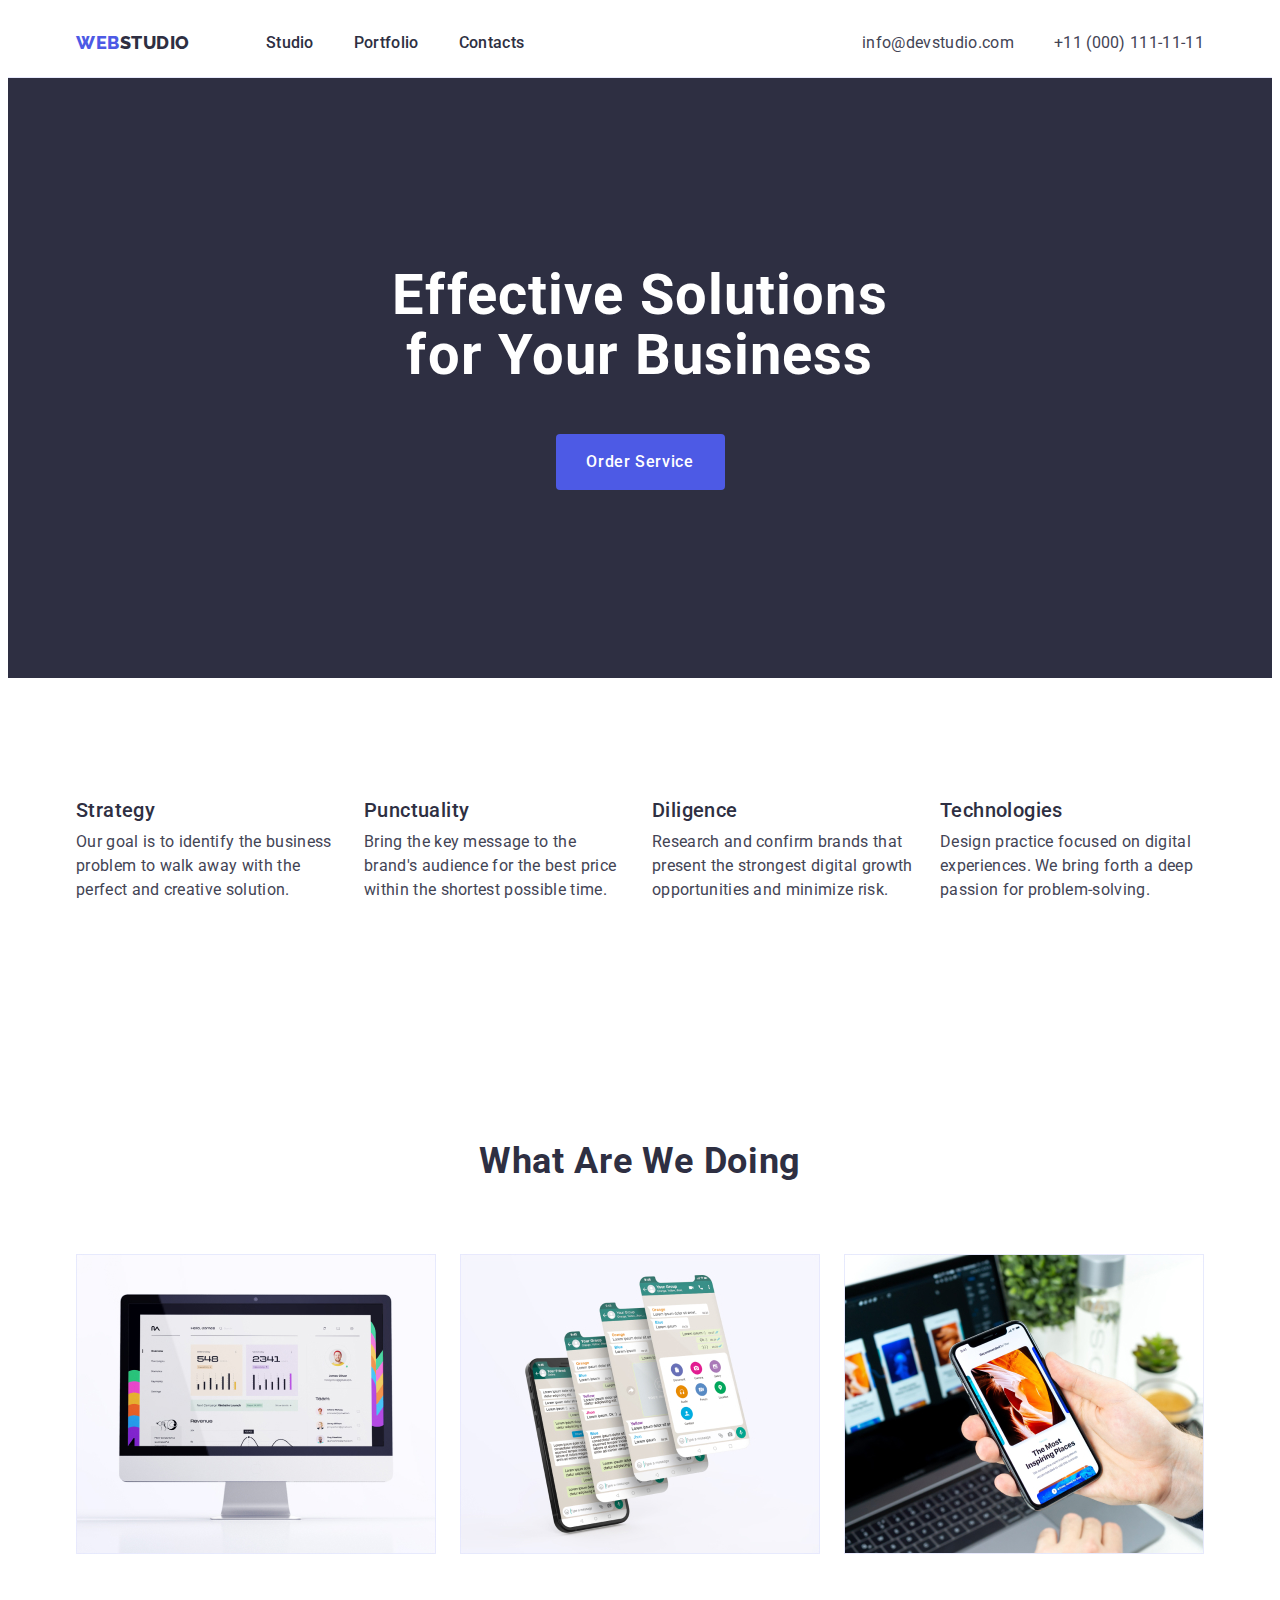
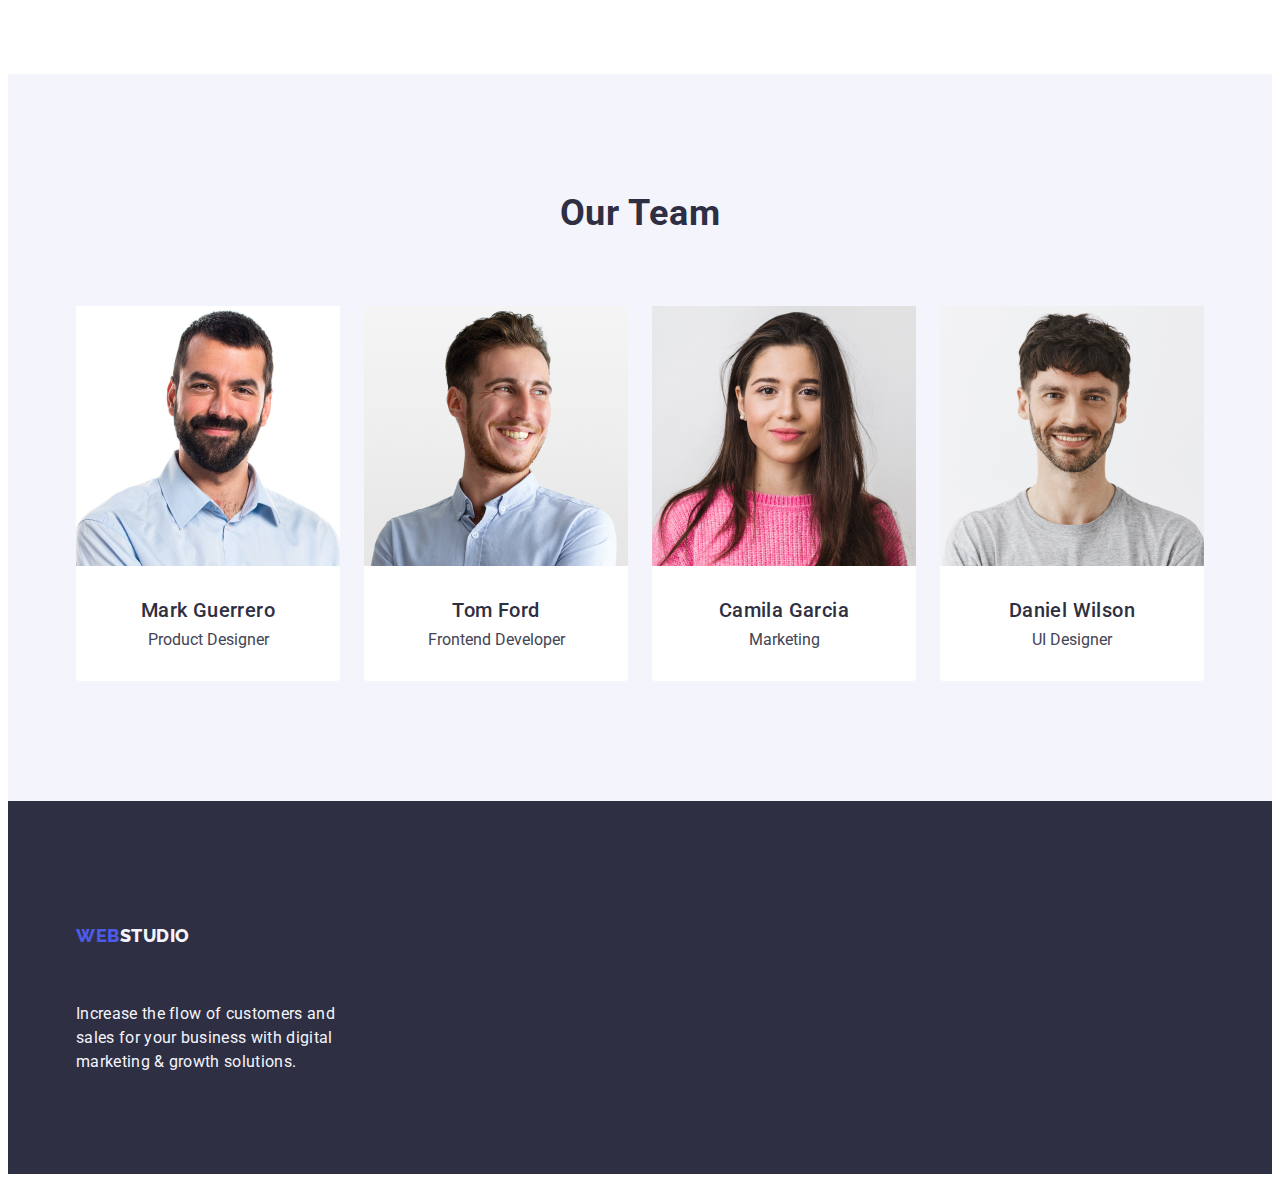
<file: index.html>
<!DOCTYPE html>
<html lang="en">
    <head>
        <meta charset="UTF-8" />
        <meta http-equiv="X-UA-Compatible" content="IE=edge" />
        <meta name="viewport" content="width=device-width, initial-scale=1.0" />
        <link
            rel="stylesheet"
            href="https://cdnjs.cloudflare.com/ajax/libs/modern-normalize/2.0.0/modern-normalize.min.css"
            integrity="sha512-4xo8blKMVCiXpTaLzQSLSw3KFOVPWhm/TRtuPVc4WG6kUgjH6J03IBuG7JZPkcWMxJ5huwaBpOpnwYElP/m6wg=="
            crossorigin="anonymous"
            referrerpolicy="no-referrer"
        />
        <link rel="preconnect" href="https://fonts.googleapis.com" />
        <link rel="preconnect" href="https://fonts.gstatic.com" crossorigin />
        <link
            href="https://fonts.googleapis.com/css2?family=Raleway:wght@800&family=Roboto:wght@400;500;700;900&display=swap"
            rel="stylesheet"
        />
        <link rel="stylesheet" href="./css/style.css" />
        <title>Main page</title>
    </head>
    <body>
        <header class="header">
            <div class="header-container container">
                <nav class="nav">
                    <!-- Logo -->
                    <a href="./index.html" class="logo-link link"
                        >Web<span class="logo-studio">Studio</span></a
                    >

                    <!-- Menu navigation -->
                    <ul class="menu list">
                        <li class="menu-element">
                            <a class="list-link link" href="./index.html"
                                >Studio</a
                            >
                        </li>
                        <li class="menu-element">
                            <a class="list-link link" href="./portfolio.html"
                                >Portfolio</a
                            >
                        </li>
                        <li class="menu-element">
                            <a class="list-link link" href="">Contacts</a>
                        </li>
                    </ul>
                </nav>

                <!-- Contact links -->
                <address class="address">
                    <ul class="address-list list">
                        <li class="menu-element">
                            <a
                                class="address-link link"
                                href="mailto:info@devstudio.com"
                                >info@devstudio.com</a
                            >
                        </li>
                        <li class="menu-element">
                            <a
                                class="address-link link"
                                href="tel:+110001111111"
                                >+11 (000) 111-11-11</a
                            >
                        </li>
                    </ul>
                </address>
            </div>
        </header>

        <main>
            <!-- Banner -->
            <section class="first-section">
                <div class="container">
                    <h1 class="first-section-title">
                        Effective Solutions for Your Business
                    </h1>
                    <button class="first-section-button" type="button">
                        Order Service
                    </button>
                </div>
            </section>

            <!-- Work description -->
            <section class="second-section">
                <div class="container">
                    <h2 class="visually-hidden">Description</h2>
                    <ul class="second-section-list list">
                        <li class="second-section-list-element">
                            <h3 class="third-title">Strategy</h3>
                            <p class="paragraph">
                                Our goal is to identify the business problem to
                                walk away with the perfect and creative
                                solution.
                            </p>
                        </li>
                        <li class="second-section-list-element">
                            <h3 class="third-title">Punctuality</h3>
                            <p class="paragraph">
                                Bring the key message to the brand's audience
                                for the best price within the shortest possible
                                time.
                            </p>
                        </li>
                        <li class="second-section-list-element">
                            <h3 class="third-title">Diligence</h3>
                            <p class="paragraph">
                                Research and confirm brands that present the
                                strongest digital growth opportunities and
                                minimize risk.
                            </p>
                        </li>
                        <li class="second-section-list-element">
                            <h3 class="third-title">Technologies</h3>
                            <p class="paragraph">
                                Design practice focused on digital experiences.
                                We bring forth a deep passion for
                                problem-solving.
                            </p>
                        </li>
                    </ul>
                </div>
            </section>
            <!-- Image block -->
            <section class="third-section">
                <div class="container">
                    <h2 class="second-title">What are we doing</h2>
                    <ul class="third-section-list list">
                        <li class="third-section-list-element">
                            <img
                                src="./images/pcmonitor.jpg"
                                alt="PC Monitor"
                                width="360"
                            />
                        </li>
                        <li class="third-section-list-element">
                            <img
                                src="./images/phonescrence.jpg"
                                alt="Phone Scrence"
                                width="360"
                            />
                        </li>
                        <li class="third-section-list-element">
                            <img
                                src="./images/phone.jpg"
                                alt="Phone"
                                width="360"
                            />
                        </li>
                    </ul>
                </div>
            </section>
            <!-- Our Team -->
            <section class="fourth-section background">
                <div class="container">
                    <h2 class="second-title">Our Team</h2>
                    <ul class="fourth-section-list list">
                        <li class="fourth-section-list-element">
                            <img
                                src="./images/mark.jpg"
                                alt="Mark Guerrero"
                                width="264"
                            />
                            <div class="names-positions">
                                <h3 class="third-title center">
                                    Mark Guerrero
                                </h3>
                                <p class="paragraph-center">Product Designer</p>
                            </div>
                        </li>
                        <li class="fourth-section-list-element">
                            <img
                                src="./images/tom.jpg"
                                alt="Tom Ford"
                                width="264"
                            />
                            <div class="names-positions">
                                <h3 class="third-title center">Tom Ford</h3>
                                <p class="paragraph-center">
                                    Frontend Developer
                                </p>
                            </div>
                        </li>
                        <li class="fourth-section-list-element">
                            <img
                                src="./images/camila.jpg"
                                alt="Camila Garcia"
                                width="264"
                            />
                            <div class="names-positions">
                                <h3 class="third-title center">
                                    Camila Garcia
                                </h3>
                                <p class="paragraph-center">Marketing</p>
                            </div>
                        </li>
                        <li class="fourth-section-list-element">
                            <img
                                src="./images/daniel.jpg"
                                alt="Daniel Wilson"
                                width="264"
                            />
                            <div class="names-positions">
                                <h3 class="third-title center">
                                    Daniel Wilson
                                </h3>
                                <p class="paragraph-center">UI Designer</p>
                            </div>
                        </li>
                    </ul>
                </div>
            </section>
        </main>

        <footer class="footer">
            <div class="container">
                <a class="footer-link link" href="./index.html"
                    >Web<span class="logo-studio logo-footer">Studio</span></a
                >
                <p class="paragraph-footer">
                    Increase the flow of customers and sales for your business
                    with digital marketing & growth solutions.
                </p>
            </div>
        </footer>
    </body>
</html>
</file>
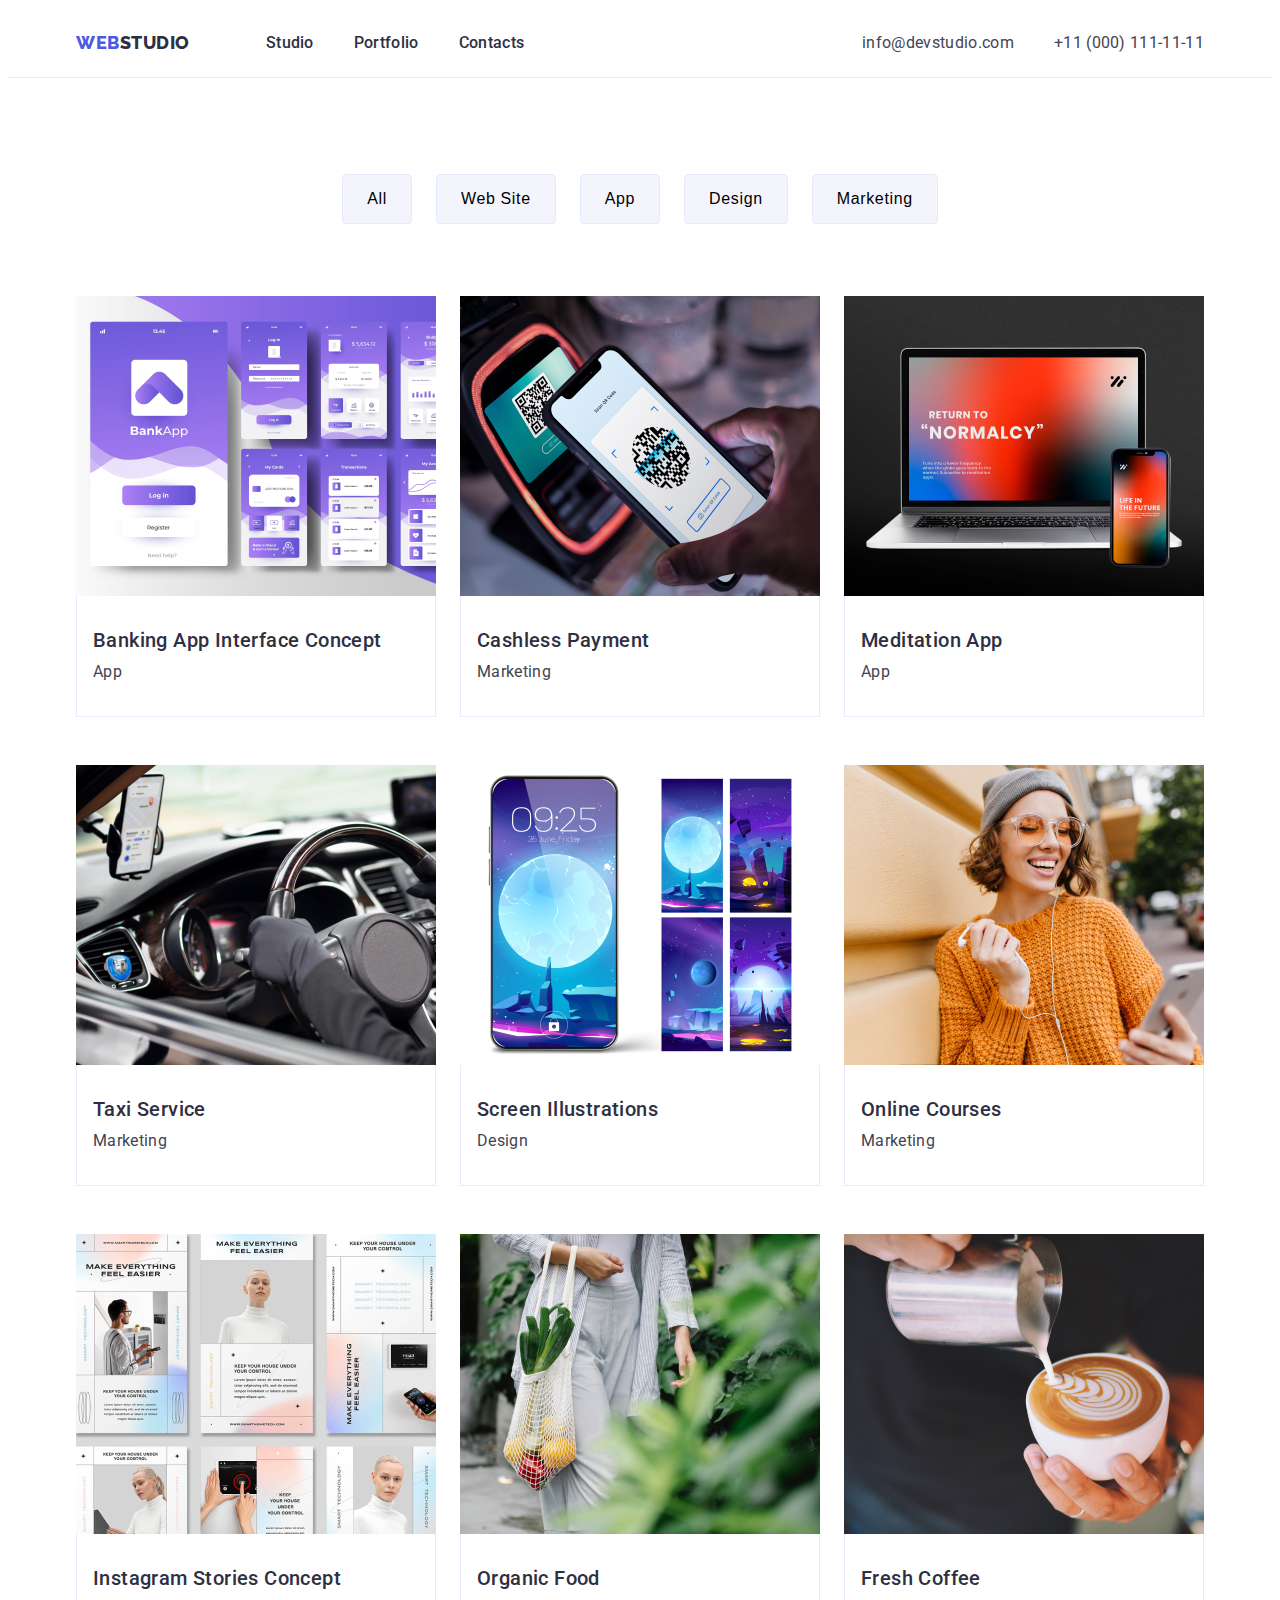
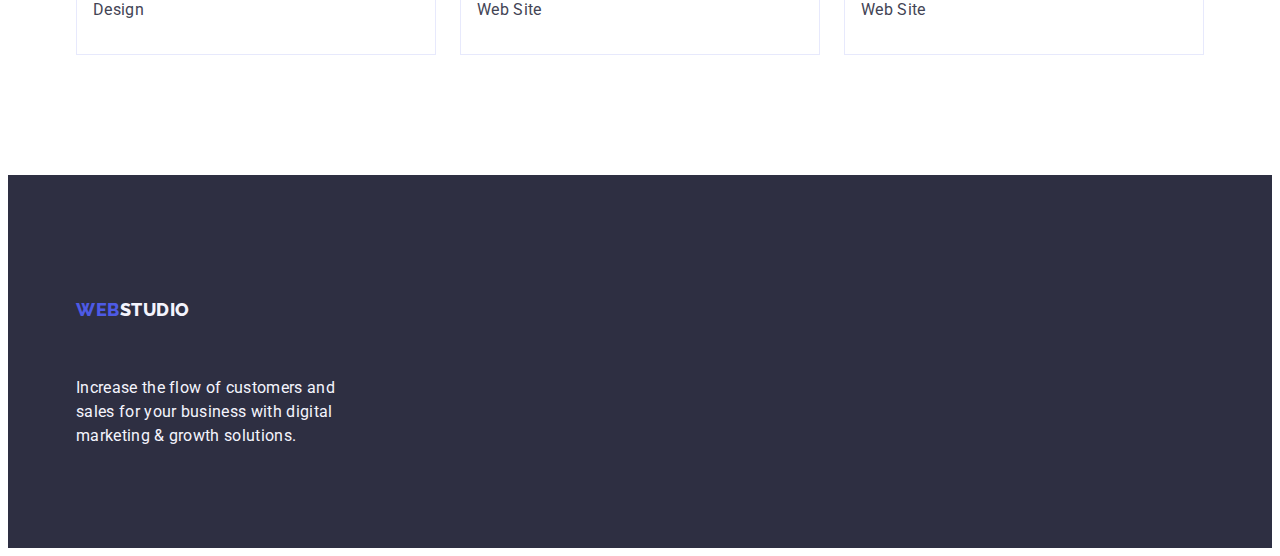
<file: portfolio.html>
<!DOCTYPE html>
<html lang="en">
    <head>
        <meta charset="UTF-8" />
        <meta http-equiv="X-UA-Compatible" content="IE=edge" />
        <meta name="viewport" content="width=device-width, initial-scale=1.0" />
        <link rel="preconnect" href="https://fonts.googleapis.com" />
        <link rel="preconnect" href="https://fonts.gstatic.com" crossorigin />
        <link
            href="https://fonts.googleapis.com/css2?family=Raleway:wght@800&family=Roboto:wght@400;500;700;900&display=swap"
            rel="stylesheet"
        />
        <link
            rel="stylesheet"
            href="https://cdnjs.cloudflare.com/ajax/libs/modern-normalize/2.0.0/modern-normalize.min.css"
            integrity="sha512-4xo8blKMVCiXpTaLzQSLSw3KFOVPWhm/TRtuPVc4WG6kUgjH6J03IBuG7JZPkcWMxJ5huwaBpOpnwYElP/m6wg=="
            crossorigin="anonymous"
            referrerpolicy="no-referrer"
        />
        <link rel="stylesheet" href="./css/style.css" />
        <title>Portfolio</title>
    </head>
    <body>
        <header class="header">
            <div class="header-container container">
                <nav class="nav">
                    <!-- Logo -->
                    <a href="./index.html" class="logo-link link"
                        >Web<span class="logo-studio">Studio</span></a
                    >

                    <!-- Menu navigation -->
                    <ul class="menu list">
                        <li class="menu-element">
                            <a class="list-link link" href="./index.html"
                                >Studio</a
                            >
                        </li>
                        <li class="menu-element">
                            <a class="list-link link" href="./portfolio.html"
                                >Portfolio</a
                            >
                        </li>
                        <li class="menu-element">
                            <a class="list-link link" href="">Contacts</a>
                        </li>
                    </ul>
                </nav>

                <!-- Contact links -->
                <address class="address">
                    <ul class="address-list list">
                        <li class="menu-element">
                            <a
                                class="address-link link"
                                href="mailto:info@devstudio.com"
                                >info@devstudio.com</a
                            >
                        </li>
                        <li class="menu-element">
                            <a
                                class="address-link link"
                                href="tel:+110001111111"
                                >+11 (000) 111-11-11</a
                            >
                        </li>
                    </ul>
                </address>
            </div>
        </header>
        <main>
            <section class="main-section">
                <div class="container">
                    <h1 class="visually-hidden">Description</h1>
                    <!-- Block buttons -->
                    <ul class="portfolio-list-buttons list">
                        <li>
                            <button class="main-section-button" type="button">
                                All
                            </button>
                        </li>
                        <li>
                            <button class="main-section-button" type="button">
                                Web Site
                            </button>
                        </li>
                        <li>
                            <button class="main-section-button" type="button">
                                App
                            </button>
                        </li>
                        <li>
                            <button class="main-section-button" type="button">
                                Design
                            </button>
                        </li>
                        <li>
                            <button class="main-section-button" type="button">
                                Marketing
                            </button>
                        </li>
                    </ul>
                    <ul class="portfolio-list list">
                        <li class="portfolio-list-element">
                            <a class="link" href="">
                                <img
                                    src="./images/bank_app.jpg"
                                    alt="Bank App"
                                    width="360"
                                />
                                <div class="names-apps">
                                    <h2 class="portfolio-second-title">
                                        Banking App Interface Concept
                                    </h2>
                                    <p class="paragraph">App</p>
                                </div>
                            </a>
                        </li>
                        <li class="portfolio-list-element">
                            <a class="link" href="">
                                <img
                                    src="./images/cashless_payment.jpg"
                                    alt="Cashless Payment"
                                    width="360"
                                />
                                <div class="names-apps">
                                    <h2 class="portfolio-second-title">
                                        Cashless Payment
                                    </h2>
                                    <p class="paragraph">Marketing</p>
                                </div>
                            </a>
                        </li>
                        <li class="portfolio-list-element">
                            <a class="link" href="">
                                <img
                                    src="./images/meditation_app.jpg"
                                    alt="Meditation App"
                                    width="360"
                                />
                                <div class="names-apps">
                                    <h2 class="portfolio-second-title">
                                        Meditation App
                                    </h2>
                                    <p class="paragraph">App</p>
                                </div>
                            </a>
                        </li>
                        <li class="portfolio-list-element">
                            <a class="link" href="">
                                <img
                                    src="./images/taxi_service.jpg"
                                    alt="Taxi Srvises"
                                    width="360"
                                />
                                <div class="names-apps">
                                    <h2 class="portfolio-second-title">
                                        Taxi Service
                                    </h2>
                                    <p class="paragraph">Marketing</p>
                                </div>
                            </a>
                        </li>
                        <li class="portfolio-list-element">
                            <a class="link" href="">
                                <img
                                    src="./images/screen_illustrations.jpg"
                                    alt="Screen Illustrations"
                                    width="360"
                                />
                                <div class="names-apps">
                                    <h2 class="portfolio-second-title">
                                        Screen Illustrations
                                    </h2>
                                    <p class="paragraph">Design</p>
                                </div>
                            </a>
                        </li>
                        <li class="portfolio-list-element">
                            <a class="link" href="">
                                <img
                                    src="./images/online_courses.jpg"
                                    alt="Online Courses"
                                    width="360"
                                />
                                <div class="names-apps">
                                    <h2 class="portfolio-second-title">
                                        Online Courses
                                    </h2>
                                    <p class="paragraph">Marketing</p>
                                </div>
                            </a>
                        </li>
                        <li class="portfolio-list-element">
                            <a class="link" href="">
                                <img
                                    src="./images/instagram_storis.jpg"
                                    alt="Instagram Stories"
                                    width="360"
                                />
                                <div class="names-apps">
                                    <h2 class="portfolio-second-title">
                                        Instagram Stories Concept
                                    </h2>
                                    <p class="paragraph">Design</p>
                                </div>
                            </a>
                        </li>
                        <li class="portfolio-list-element">
                            <a class="link" href="">
                                <img
                                    src="./images/organic_food.jpg"
                                    alt="Organic Food"
                                    width="360"
                                />
                                <div class="names-apps">
                                    <h2 class="portfolio-second-title">
                                        Organic Food
                                    </h2>
                                    <p class="paragraph">Web Site</p>
                                </div>
                            </a>
                        </li>
                        <li class="portfolio-list-element">
                            <a class="link" href="">
                                <img
                                    src="./images/fresh_coffee.jpg"
                                    alt="Fresh Coffee"
                                    width="360"
                                />
                                <div class="names-apps">
                                    <h2 class="portfolio-second-title">
                                        Fresh Coffee
                                    </h2>
                                    <p class="paragraph">Web Site</p>
                                </div>
                            </a>
                        </li>
                    </ul>
                </div>
            </section>
        </main>

        <footer class="footer">
            <div class="container">
                <a class="footer-link link" href="./index.html"
                    >Web<span class="logo-studio logo-footer">Studio</span></a
                >
                <p class="paragraph-footer">
                    Increase the flow of customers and sales for your business
                    with digital marketing & growth solutions.
                </p>
            </div>
        </footer>
    </body>
</html>
</file>
<file: css/style.css>
:root {
    --color-4d5ae5: #4d5ae5;
    --color-2E2F42: #2E2F42;
    --color-434455: #434455;
    --color-FFFFFF: #FFFFFF;
    --color-f4f4fd: #f4f4fd;
    --color-404bbf: #404bbf;
    --color-e7e9fc: #e7e9fc;
    --width-72px-4: (calc((100% - 72px) / 4));
    --width-48px-3: (calc((100%- 48px) / 3)); 
}

html {
    box-sizing: border-box;
}

*,
*::after,
*::before {
    box-sizing: inherit;
}

h1,
h2,
h3,
h4,
h5,
h6,
p {
    margin: 0;
}

body {
    background-color: var(--color-FFFFFF);
    font-family: "Roboto", sans-serif;
    color: var(--color-434455);
}

.visually-hidden {
    position: absolute;
    width: 1px;
    height: 1px;
    margin: -1px;
    border: 0;
    padding: 0;
    white-space: nowrap;
    clip-path: inset(100%);
    clip: rect(0 0 0 0);
    overflow: hidden;
}

.container {
    width: 1158px;
    margin: 0 auto;
    padding: 0 15px;

}

.link {
    text-decoration: none;
    padding: 24px 0;
}

.list {
    list-style: none;
    margin: 0;
    padding: 0;
}

.address {
    display: flex;
    margin-left: auto;
}

img {
    display: block;
}

.address-list,
.menu {
    display: flex;
    gap: 40px;
}

.address-link {
    font-size: 16px;
    font-style: normal;
    font-weight: 400;
    line-height: 24px;
    letter-spacing: 0.32px;
    color: var(--color-434455);
}

.list-link {
    font-size: 16px;
    font-style: normal;
    font-weight: 500;
    line-height: 24px;
    letter-spacing: 0.32px;
    color: var(--color-2E2F42);
}

.header {
    border-bottom: 1px solid var(--color-e7e9fc);
}

.header-container {
    display: flex;
    align-items: center;
}

.logo-link {
    margin-right: 76px;
    color: var(--color-4d5ae5);
    font-family: "Raleway", sans-serif;
    font-size: 18px;
    font-weight: 800;
    line-height: 1.17;
    letter-spacing: 0.03em;
    text-transform: uppercase;
    display: inline-block;
}

.footer-link {
    margin-right: 76px;
    color: var(--color-4d5ae5);
    font-family: "Raleway", sans-serif;
    font-size: 18px;
    font-weight: 800;
    line-height: 1.17;
    letter-spacing: 0.03em;
    text-transform: uppercase;
    display: inline-block;
    margin-bottom: 16px;
}

.logo-studio {
    color: var(--color-2E2F42);
}

.nav {
    display: flex;
    align-items: center;
}

.second-title {
    font-size: 36px;
    line-height: 1.11;
    text-align: center;
    letter-spacing: 0.02em;
    text-transform: capitalize;
    color: var(--color-2E2F42);
    margin-bottom: 72px;
}

.center {
    text-align: center;
}

.third-title {
    margin-bottom: 8px;
    font-weight: 500;
    font-size: 20px;
    line-height: 1.2;
    letter-spacing: 0.02em;
    color: var(--color-2E2F42);
}

.first-section {
    background-color: var(--color-2E2F42);
    padding: 188px 0;
}

.first-section.container {
    display: block;
}

.first-section-title {
    max-width: 496px;
    font-size: 56px;
    line-height: 1.07;
    text-align: center;
    letter-spacing: 0.02em;
    color: var(--color-FFFFFF);
    margin: 0 auto 48px;
}

.first-section-button {
    display: block;
    min-width: 169px;
    height: 56px;
    margin: auto;
    border: none;
    background-color: var(--color-4d5ae5);
    border-radius: 4px;
    cursor: pointer;
    font-family: "Roboto", sans-serif;
    font-weight: 500;
    font-size: 16px;
    line-height: 1.5;
    letter-spacing: 0.04em;
    color: var(--color-FFFFFF);
}

.first-section-button:hover,
.first-section-button:active {
    color: var(--color-FFFFFF);
    background-color: var(--color-404bbf);
}

.second-section,
.fourth-section,
.third-section {
    padding: 120px 0;
}

.second-section-list,
.third-section-list,
.fourth-section-list {
    gap: 24px;
    display: flex;
}

.background {
    background-color: var(--color-f4f4fd);
}

.names-positions {
    padding: 32px 0;
}

.paragraph-center {
    text-align: center;
}

.paragraph {
    font-size: 16px;
    font-style: normal;
    font-weight: 400;
    line-height: 24px;
    letter-spacing: 0.32px;
    color: var(--color-434455);
}

.footer {
    background-color: var(--color-2E2F42);
    padding: 100px 0;
}

.logo-footer {
    display: inline-block;
    margin-bottom: 16px;
    color: var(--color-f4f4fd);
}

.paragraph-footer {
    max-width: 264px;
    line-height: 1.5;
    letter-spacing: 0.02em;
    color: var(--color-f4f4fd);
}

.main-section {
    padding-top: 96px;
    padding-bottom: 120px;
}

.main-section-button {
    padding: 12px 24px;;
    border-radius: 4px;
    border: 1px solid var(--color-e7e9fc);
    background-color: var(--color-f4f4fd);

    font-size: 16px;
    font-style: normal;
    font-weight: 500;
    line-height: 24px;
    letter-spacing: 0.64px;
}

.main-section-button:hover, 
.main-section-button:focus {
    border: 1px solid transparent;
    background-color: var(--color-404bbf);
    color: var(--color-FFFFFF);
    cursor: pointer;
}

.portfolio-list {
    column-gap: 24px;
    row-gap: 48px;
    flex-wrap: wrap;
    display: flex;
} 

.portfolio-second-title {
    font-size: 20px;
    font-style: normal;
    font-weight: 500;
    line-height: 24px;
    letter-spacing: 0.4px;
    color: var(--color-2E2F42);
}

.portfolio-list-element {
    width: calc((100% - 48px) / 3);
}

.portfolio-list-buttons {
    justify-content: center;
    gap: 24px;
    margin-bottom: 72px;
    display: flex;
    align-items: flex-start;
}

.names-apps {
    padding: 32px 16px;
    border: 1px solid var(--color-e7e9fc);
    border-top: none;
}

.names-apps h2 {
    margin-bottom: 8px;
}

.second-section-list-element {
    width: calc((100% - 72px) / 4);
}

.third-section-list-element {
    width: calc((100% - 48px) / 3);
}

.fourth-section-list-element {
    width: calc((100% - 72px) / 4);
    border-radius: 0px 0px 4px 4px;
    background-color: var(--color-FFFFFF);
}
</file>
